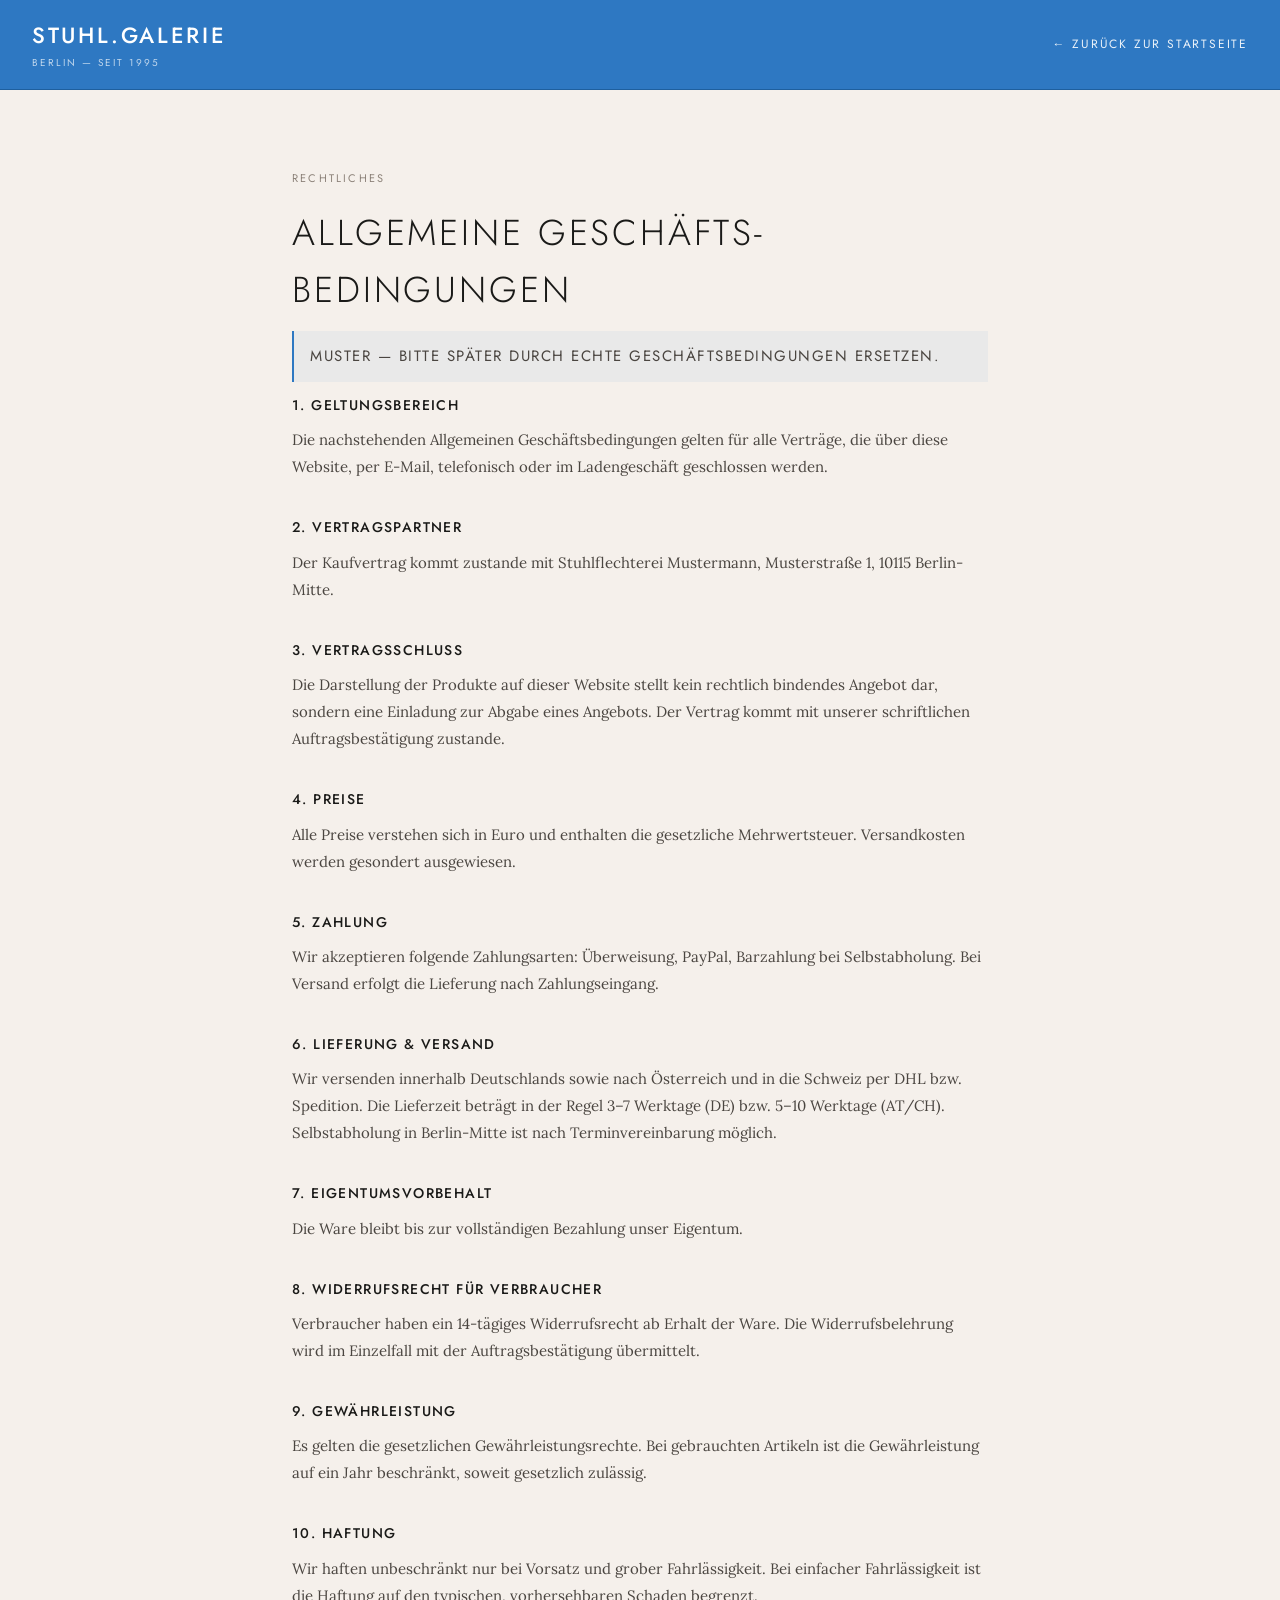
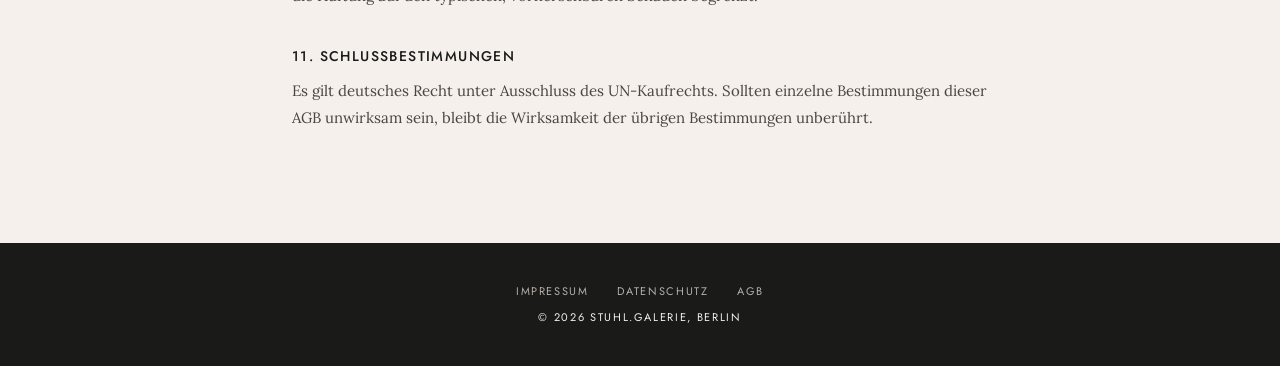
<file: rechtliches/agb.html>
<!DOCTYPE html>
<html lang="de">
<head>
  <meta charset="UTF-8">
  <meta name="viewport" content="width=device-width, initial-scale=1.0">
  <title>AGB &mdash; Stuhl.Galerie</title>
  <link rel="preconnect" href="https://fonts.googleapis.com">
  <link rel="preconnect" href="https://fonts.gstatic.com" crossorigin>
  <link href="https://fonts.googleapis.com/css2?family=Jost:wght@300;400;500;700&family=Lora:ital,wght@0,400;0,500;0,600;0,700;1,400&display=swap" rel="stylesheet">
  <link rel="stylesheet" href="legal.css">
</head>
<body>

<header class="legal-header">
  <div class="legal-header-inner">
    <a href="../index.html" class="legal-logo">
      Stuhl.Galerie
      <small>Berlin &mdash; seit 1995</small>
    </a>
    <a href="../index.html" class="back-link">&larr; Zur&uuml;ck zur Startseite</a>
  </div>
</header>

<main class="legal-main">
  <div class="legal-crumb">Rechtliches</div>
  <h1>Allgemeine Gesch&auml;fts&shy;bedingungen</h1>
  <p class="legal-note">Muster &mdash; bitte sp&auml;ter durch echte Gesch&auml;ftsbedingungen ersetzen.</p>

  <h2>1. Geltungsbereich</h2>
  <p>Die nachstehenden Allgemeinen Gesch&auml;ftsbedingungen gelten f&uuml;r alle Vertr&auml;ge, die &uuml;ber diese Website, per E-Mail, telefonisch oder im Ladengesch&auml;ft geschlossen werden.</p>

  <h2>2. Vertragspartner</h2>
  <p>Der Kaufvertrag kommt zustande mit Stuhlflechterei Mustermann, Musterstra&szlig;e 1, 10115 Berlin-Mitte.</p>

  <h2>3. Vertragsschluss</h2>
  <p>Die Darstellung der Produkte auf dieser Website stellt kein rechtlich bindendes Angebot dar, sondern eine Einladung zur Abgabe eines Angebots. Der Vertrag kommt mit unserer schriftlichen Auftragsbest&auml;tigung zustande.</p>

  <h2>4. Preise</h2>
  <p>Alle Preise verstehen sich in Euro und enthalten die gesetzliche Mehrwertsteuer. Versandkosten werden gesondert ausgewiesen.</p>

  <h2>5. Zahlung</h2>
  <p>Wir akzeptieren folgende Zahlungsarten: &Uuml;berweisung, PayPal, Barzahlung bei Selbstabholung. Bei Versand erfolgt die Lieferung nach Zahlungseingang.</p>

  <h2>6. Lieferung &amp; Versand</h2>
  <p>Wir versenden innerhalb Deutschlands sowie nach &Ouml;sterreich und in die Schweiz per DHL bzw. Spedition. Die Lieferzeit betr&auml;gt in der Regel 3&ndash;7 Werktage (DE) bzw. 5&ndash;10 Werktage (AT/CH). Selbstabholung in Berlin-Mitte ist nach Terminvereinbarung m&ouml;glich.</p>

  <h2>7. Eigentumsvorbehalt</h2>
  <p>Die Ware bleibt bis zur vollst&auml;ndigen Bezahlung unser Eigentum.</p>

  <h2>8. Widerrufsrecht f&uuml;r Verbraucher</h2>
  <p>Verbraucher haben ein 14-t&auml;giges Widerrufsrecht ab Erhalt der Ware. Die Widerrufsbelehrung wird im Einzelfall mit der Auftragsbest&auml;tigung &uuml;bermittelt.</p>

  <h2>9. Gew&auml;hrleistung</h2>
  <p>Es gelten die gesetzlichen Gew&auml;hrleistungsrechte. Bei gebrauchten Artikeln ist die Gew&auml;hrleistung auf ein Jahr beschr&auml;nkt, soweit gesetzlich zul&auml;ssig.</p>

  <h2>10. Haftung</h2>
  <p>Wir haften unbeschr&auml;nkt nur bei Vorsatz und grober Fahrl&auml;ssigkeit. Bei einfacher Fahrl&auml;ssigkeit ist die Haftung auf den typischen, vorhersehbaren Schaden begrenzt.</p>

  <h2>11. Schlussbestimmungen</h2>
  <p>Es gilt deutsches Recht unter Ausschluss des UN-Kaufrechts. Sollten einzelne Bestimmungen dieser AGB unwirksam sein, bleibt die Wirksamkeit der &uuml;brigen Bestimmungen unber&uuml;hrt.</p>
</main>

<footer class="legal-footer">
  <div class="legal-footer-links">
    <a href="impressum.html">Impressum</a>
    <a href="datenschutz.html">Datenschutz</a>
    <a href="agb.html">AGB</a>
  </div>
  <div>&copy; 2026 Stuhl.Galerie, Berlin</div>
</footer>

</body>
</html>
</file>
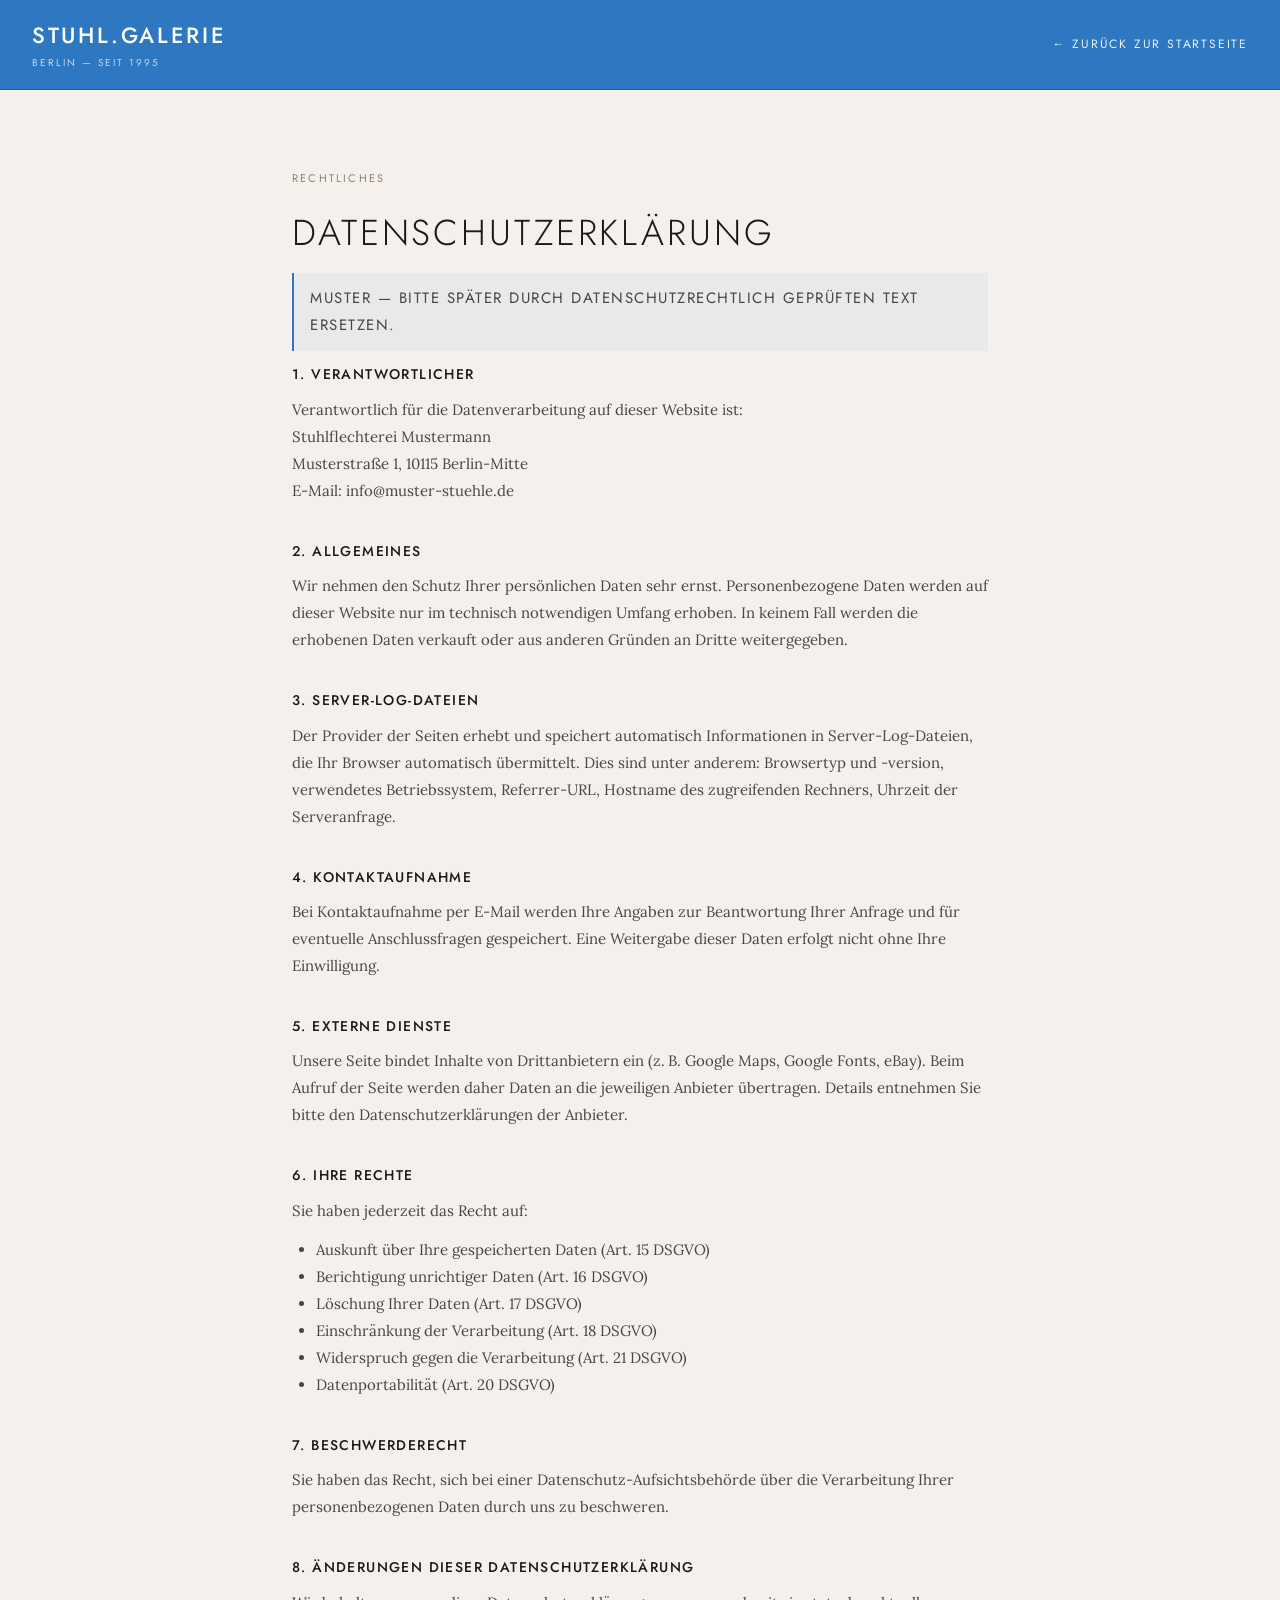
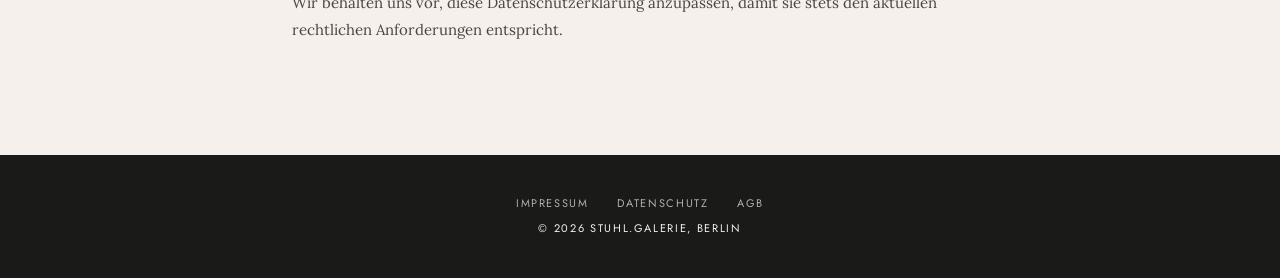
<file: rechtliches/datenschutz.html>
<!DOCTYPE html>
<html lang="de">
<head>
  <meta charset="UTF-8">
  <meta name="viewport" content="width=device-width, initial-scale=1.0">
  <title>Datenschutz &mdash; Stuhl.Galerie</title>
  <link rel="preconnect" href="https://fonts.googleapis.com">
  <link rel="preconnect" href="https://fonts.gstatic.com" crossorigin>
  <link href="https://fonts.googleapis.com/css2?family=Jost:wght@300;400;500;700&family=Lora:ital,wght@0,400;0,500;0,600;0,700;1,400&display=swap" rel="stylesheet">
  <link rel="stylesheet" href="legal.css">
</head>
<body>

<header class="legal-header">
  <div class="legal-header-inner">
    <a href="../index.html" class="legal-logo">
      Stuhl.Galerie
      <small>Berlin &mdash; seit 1995</small>
    </a>
    <a href="../index.html" class="back-link">&larr; Zur&uuml;ck zur Startseite</a>
  </div>
</header>

<main class="legal-main">
  <div class="legal-crumb">Rechtliches</div>
  <h1>Datenschutz&shy;erkl&auml;rung</h1>
  <p class="legal-note">Muster &mdash; bitte sp&auml;ter durch datenschutzrechtlich gepr&uuml;ften Text ersetzen.</p>

  <h2>1. Verantwortlicher</h2>
  <p>Verantwortlich f&uuml;r die Datenverarbeitung auf dieser Website ist:<br>
  Stuhlflechterei Mustermann<br>
  Musterstra&szlig;e 1, 10115 Berlin-Mitte<br>
  E-Mail: <a href="mailto:info@muster-stuehle.de">info@muster-stuehle.de</a></p>

  <h2>2. Allgemeines</h2>
  <p>Wir nehmen den Schutz Ihrer pers&ouml;nlichen Daten sehr ernst. Personenbezogene Daten werden auf dieser Website nur im technisch notwendigen Umfang erhoben. In keinem Fall werden die erhobenen Daten verkauft oder aus anderen Gr&uuml;nden an Dritte weitergegeben.</p>

  <h2>3. Server-Log-Dateien</h2>
  <p>Der Provider der Seiten erhebt und speichert automatisch Informationen in Server-Log-Dateien, die Ihr Browser automatisch &uuml;bermittelt. Dies sind unter anderem: Browsertyp und -version, verwendetes Betriebssystem, Referrer-URL, Hostname des zugreifenden Rechners, Uhrzeit der Serveranfrage.</p>

  <h2>4. Kontaktaufnahme</h2>
  <p>Bei Kontaktaufnahme per E-Mail werden Ihre Angaben zur Beantwortung Ihrer Anfrage und f&uuml;r eventuelle Anschlussfragen gespeichert. Eine Weitergabe dieser Daten erfolgt nicht ohne Ihre Einwilligung.</p>

  <h2>5. Externe Dienste</h2>
  <p>Unsere Seite bindet Inhalte von Drittanbietern ein (z.&thinsp;B. Google Maps, Google Fonts, eBay). Beim Aufruf der Seite werden daher Daten an die jeweiligen Anbieter &uuml;bertragen. Details entnehmen Sie bitte den Datenschutzerkl&auml;rungen der Anbieter.</p>

  <h2>6. Ihre Rechte</h2>
  <p>Sie haben jederzeit das Recht auf:</p>
  <ul>
    <li>Auskunft &uuml;ber Ihre gespeicherten Daten (Art. 15 DSGVO)</li>
    <li>Berichtigung unrichtiger Daten (Art. 16 DSGVO)</li>
    <li>L&ouml;schung Ihrer Daten (Art. 17 DSGVO)</li>
    <li>Einschr&auml;nkung der Verarbeitung (Art. 18 DSGVO)</li>
    <li>Widerspruch gegen die Verarbeitung (Art. 21 DSGVO)</li>
    <li>Datenportabilit&auml;t (Art. 20 DSGVO)</li>
  </ul>

  <h2>7. Beschwerderecht</h2>
  <p>Sie haben das Recht, sich bei einer Datenschutz-Aufsichtsbeh&ouml;rde &uuml;ber die Verarbeitung Ihrer personenbezogenen Daten durch uns zu beschweren.</p>

  <h2>8. &Auml;nderungen dieser Datenschutzerkl&auml;rung</h2>
  <p>Wir behalten uns vor, diese Datenschutzerkl&auml;rung anzupassen, damit sie stets den aktuellen rechtlichen Anforderungen entspricht.</p>
</main>

<footer class="legal-footer">
  <div class="legal-footer-links">
    <a href="impressum.html">Impressum</a>
    <a href="datenschutz.html">Datenschutz</a>
    <a href="agb.html">AGB</a>
  </div>
  <div>&copy; 2026 Stuhl.Galerie, Berlin</div>
</footer>

</body>
</html>
</file>
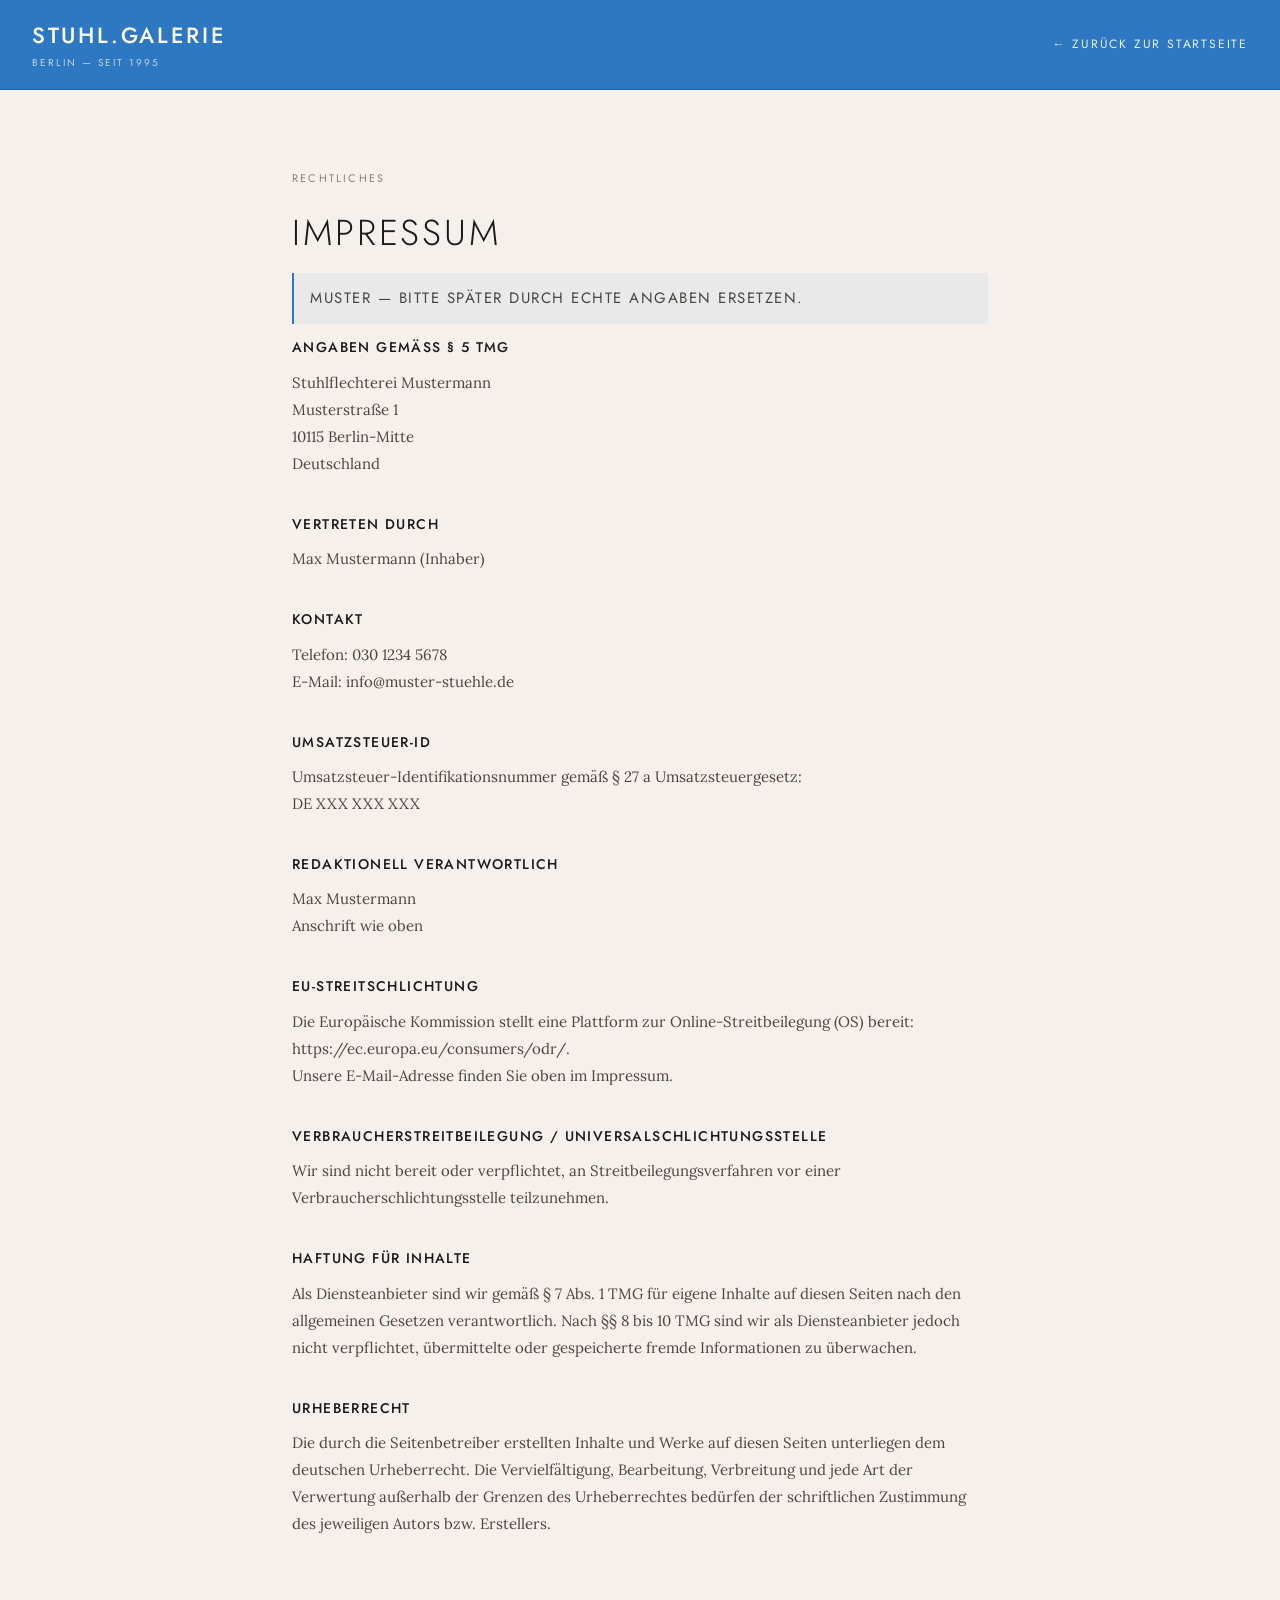
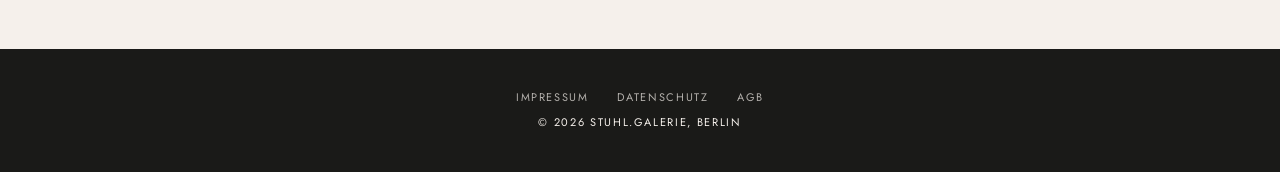
<file: rechtliches/impressum.html>
<!DOCTYPE html>
<html lang="de">
<head>
  <meta charset="UTF-8">
  <meta name="viewport" content="width=device-width, initial-scale=1.0">
  <title>Impressum &mdash; Stuhl.Galerie</title>
  <link rel="preconnect" href="https://fonts.googleapis.com">
  <link rel="preconnect" href="https://fonts.gstatic.com" crossorigin>
  <link href="https://fonts.googleapis.com/css2?family=Jost:wght@300;400;500;700&family=Lora:ital,wght@0,400;0,500;0,600;0,700;1,400&display=swap" rel="stylesheet">
  <link rel="stylesheet" href="legal.css">
</head>
<body>

<header class="legal-header">
  <div class="legal-header-inner">
    <a href="../index.html" class="legal-logo">
      Stuhl.Galerie
      <small>Berlin &mdash; seit 1995</small>
    </a>
    <a href="../index.html" class="back-link">&larr; Zur&uuml;ck zur Startseite</a>
  </div>
</header>

<main class="legal-main">
  <div class="legal-crumb">Rechtliches</div>
  <h1>Impressum</h1>
  <p class="legal-note">Muster &mdash; bitte sp&auml;ter durch echte Angaben ersetzen.</p>

  <h2>Angaben gem&auml;&szlig; &sect; 5 TMG</h2>
  <p>Stuhlflechterei Mustermann<br>
  Musterstra&szlig;e 1<br>
  10115 Berlin-Mitte<br>
  Deutschland</p>

  <h2>Vertreten durch</h2>
  <p>Max Mustermann (Inhaber)</p>

  <h2>Kontakt</h2>
  <p>Telefon: 030 1234 5678<br>
  E-Mail: <a href="mailto:info@muster-stuehle.de">info@muster-stuehle.de</a></p>

  <h2>Umsatzsteuer-ID</h2>
  <p>Umsatzsteuer-Identifikationsnummer gem&auml;&szlig; &sect; 27 a Umsatzsteuergesetz:<br>
  DE XXX XXX XXX</p>

  <h2>Redaktionell verantwortlich</h2>
  <p>Max Mustermann<br>
  Anschrift wie oben</p>

  <h2>EU-Streitschlichtung</h2>
  <p>Die Europ&auml;ische Kommission stellt eine Plattform zur Online-Streitbeilegung (OS) bereit:
  <a href="https://ec.europa.eu/consumers/odr/" target="_blank" rel="noopener">https://ec.europa.eu/consumers/odr/</a>.<br>
  Unsere E-Mail-Adresse finden Sie oben im Impressum.</p>

  <h2>Verbraucherstreitbeilegung / Universalschlichtungsstelle</h2>
  <p>Wir sind nicht bereit oder verpflichtet, an Streitbeilegungsverfahren vor einer Verbraucherschlichtungsstelle teilzunehmen.</p>

  <h2>Haftung f&uuml;r Inhalte</h2>
  <p>Als Diensteanbieter sind wir gem&auml;&szlig; &sect; 7 Abs. 1 TMG f&uuml;r eigene Inhalte auf diesen Seiten nach den allgemeinen Gesetzen verantwortlich. Nach &sect;&sect; 8 bis 10 TMG sind wir als Diensteanbieter jedoch nicht verpflichtet, &uuml;bermittelte oder gespeicherte fremde Informationen zu &uuml;berwachen.</p>

  <h2>Urheberrecht</h2>
  <p>Die durch die Seitenbetreiber erstellten Inhalte und Werke auf diesen Seiten unterliegen dem deutschen Urheberrecht. Die Vervielf&auml;ltigung, Bearbeitung, Verbreitung und jede Art der Verwertung au&szlig;erhalb der Grenzen des Urheberrechtes bed&uuml;rfen der schriftlichen Zustimmung des jeweiligen Autors bzw. Erstellers.</p>
</main>

<footer class="legal-footer">
  <div class="legal-footer-links">
    <a href="impressum.html">Impressum</a>
    <a href="datenschutz.html">Datenschutz</a>
    <a href="agb.html">AGB</a>
  </div>
  <div>&copy; 2026 Stuhl.Galerie, Berlin</div>
</footer>

</body>
</html>
</file>
<file: rechtliches/legal.css>
/* ── Shared styles for legal pages (Impressum, Datenschutz, AGB) ── */
*, *::before, *::after { margin: 0; padding: 0; box-sizing: border-box; }

:root {
  --black: #1A1A18;
  --white: #F5F0EB;
  --grey-light: #EDE8E1;
  --grey-mid: #8C8279;
  --grey-soft: #DDD8D0;
  --accent: #C4A882;
  --signal: #2E78C2;
  --signal-deep: #1E5F9E;
  --font-heading: "Jost", "Helvetica Neue", sans-serif;
  --font-body: "Lora", Georgia, serif;
}

html { scroll-behavior: smooth; }

body {
  font-family: var(--font-body);
  color: var(--black);
  background: var(--white);
  line-height: 1.6;
  -webkit-font-smoothing: antialiased;
}

a { color: inherit; text-decoration: none; }
a:hover { color: var(--signal); }

/* Header */
.legal-header {
  position: sticky; top: 0; z-index: 100;
  background: var(--signal);
  border-bottom: 1px solid var(--signal-deep);
  color: #fff;
}
.legal-header-inner {
  max-width: 1400px;
  margin: 0 auto;
  padding: 18px 32px;
  display: flex;
  align-items: center;
  justify-content: space-between;
}
.legal-logo {
  font-family: var(--font-heading);
  font-size: 22px;
  font-weight: 500;
  letter-spacing: 0.12em;
  text-transform: uppercase;
  color: #fff;
}
.legal-logo small {
  display: block;
  font-size: 10px;
  font-weight: 400;
  letter-spacing: 0.2em;
  color: rgba(255,255,255,0.7);
  margin-top: 2px;
}
.back-link {
  font-family: var(--font-heading);
  font-size: 12px;
  letter-spacing: 0.15em;
  text-transform: uppercase;
  color: rgba(255,255,255,0.9);
  transition: color .2s ease;
}
.back-link:hover { color: #fff; }

/* Content */
.legal-main {
  max-width: 760px;
  margin: 0 auto;
  padding: 80px 32px 100px;
}
.legal-crumb {
  font-family: var(--font-heading);
  font-size: 11px;
  letter-spacing: 0.2em;
  text-transform: uppercase;
  color: var(--grey-mid);
  margin-bottom: 16px;
}
.legal-main h1 {
  font-family: var(--font-heading);
  font-size: 36px;
  font-weight: 300;
  letter-spacing: 0.08em;
  text-transform: uppercase;
  margin-bottom: 12px;
}
.legal-note {
  font-family: var(--font-heading);
  font-size: 12px;
  letter-spacing: 0.1em;
  text-transform: uppercase;
  color: var(--signal);
  padding: 12px 16px;
  border-left: 2px solid var(--signal);
  background: rgba(46, 120, 194, 0.06);
  margin-bottom: 40px;
}
.legal-main h2 {
  font-family: var(--font-heading);
  font-size: 14px;
  letter-spacing: 0.1em;
  text-transform: uppercase;
  margin-top: 36px;
  margin-bottom: 10px;
  font-weight: 500;
}
.legal-main h2:first-of-type { margin-top: 0; }
.legal-main p, .legal-main ul, .legal-main ol {
  font-size: 15px;
  line-height: 1.8;
  color: #4A4540;
  margin-bottom: 12px;
}
.legal-main ul, .legal-main ol { padding-left: 24px; }

/* Footer */
.legal-footer {
  background: var(--black);
  color: var(--white);
  padding: 40px 32px;
  text-align: center;
  font-family: var(--font-heading);
  font-size: 11px;
  letter-spacing: 0.15em;
  text-transform: uppercase;
}
.legal-footer a { opacity: 0.7; margin: 0 12px; transition: opacity .2s ease; }
.legal-footer a:hover { opacity: 1; color: var(--white); }
.legal-footer-links { margin-bottom: 8px; }

@media (max-width: 768px) {
  .legal-header-inner { padding: 14px 20px; }
  .legal-logo { font-size: 16px; }
  .legal-logo small { font-size: 9px; }
  .back-link { font-size: 11px; }
  .legal-main { padding: 48px 20px 60px; }
  .legal-main h1 { font-size: 26px; }
  .legal-main p, .legal-main ul, .legal-main ol { font-size: 14px; }
  .legal-footer { padding: 32px 20px; font-size: 10px; }
  .legal-footer a { margin: 0 6px; display: inline-block; }
}
</file>
